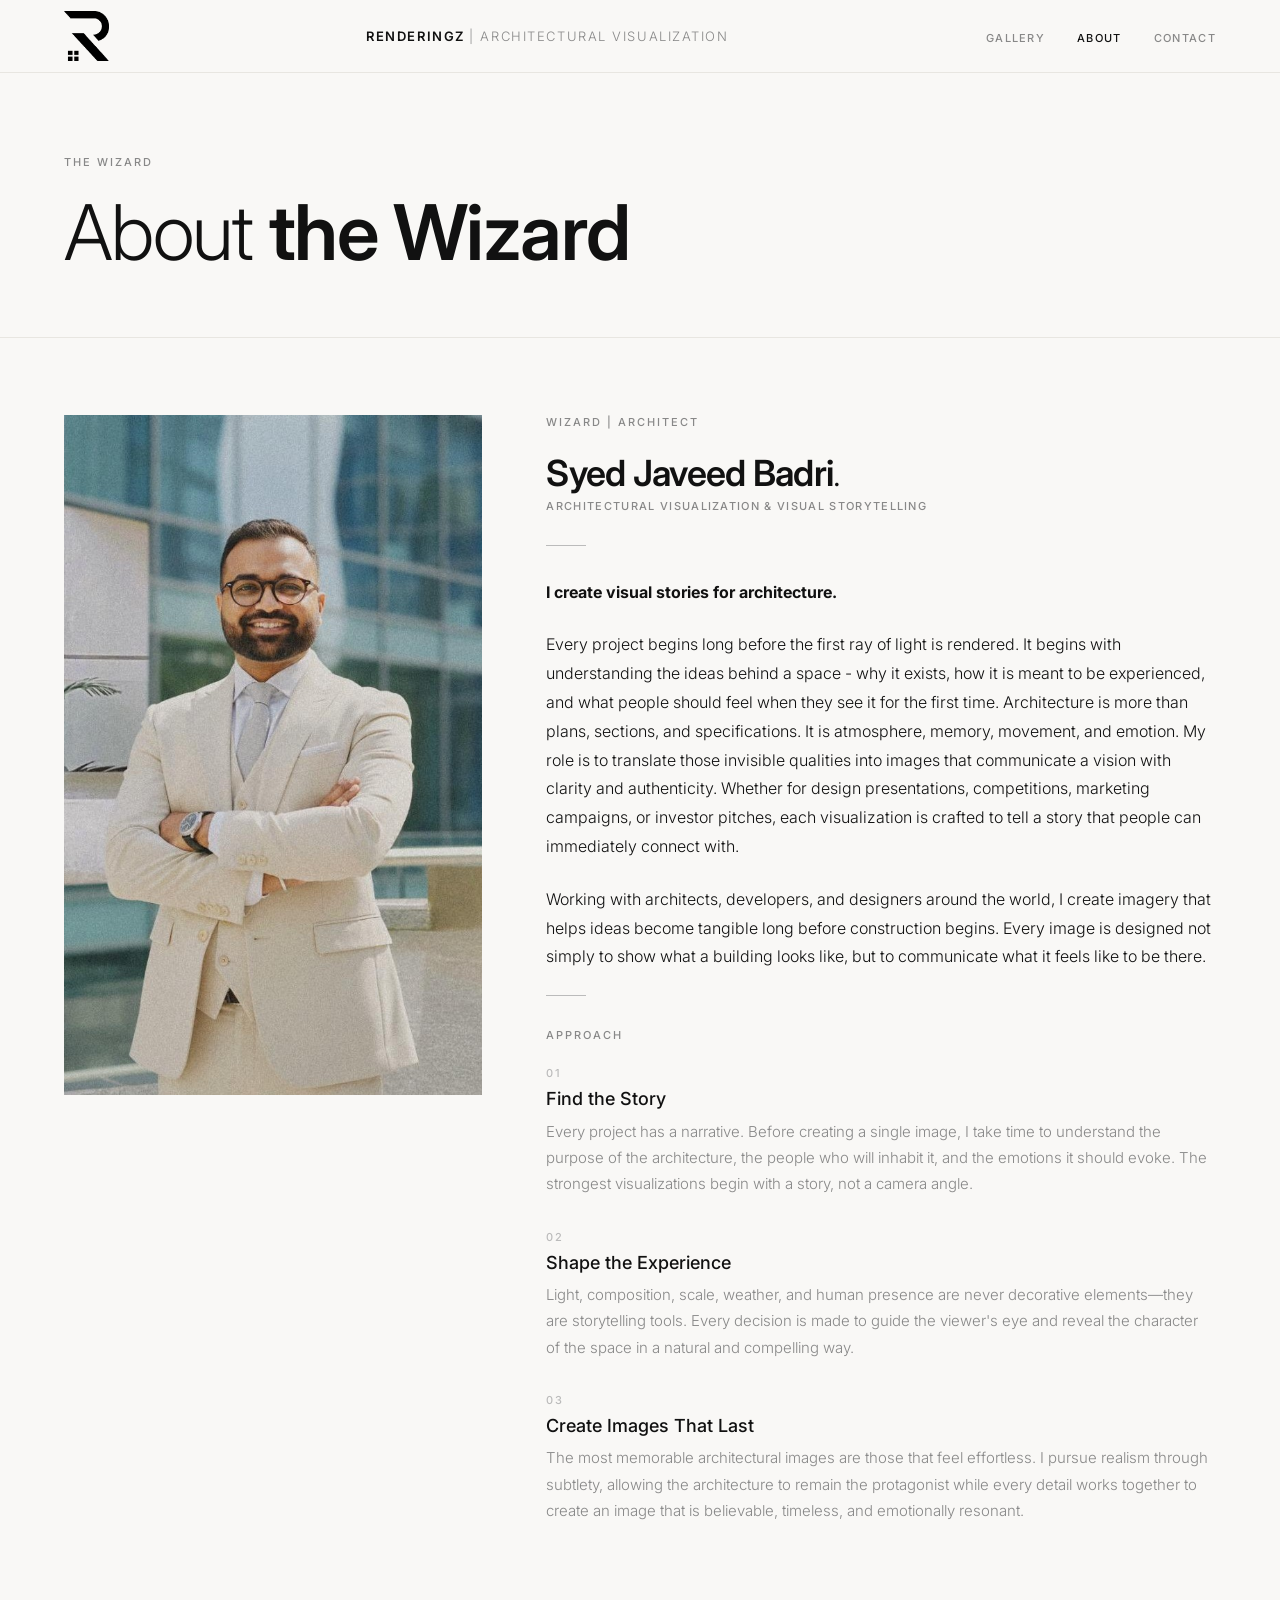
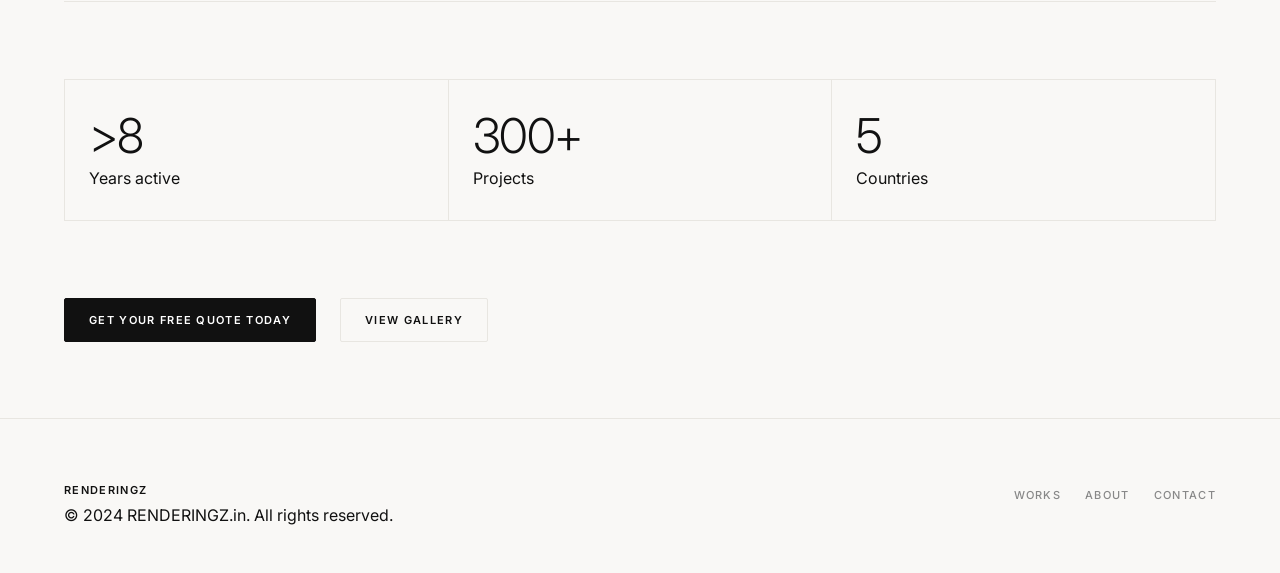
<file: about.html>
<!DOCTYPE html>
<html lang="en">
<head>
  <meta charset="UTF-8" />
  <meta name="viewport" content="width=device-width, initial-scale=1.0" />
  <title>About — Renderingz</title>
  <link rel="icon" href="images/favicon.ico.png" />
  <meta name="description" content="About the photographer — Renderingz." />

  <!--
Tooplate 2160 Exhibit Studio
https://www.tooplate.com/view/2160-exhibit-studio
Free HTML CSS Template
-->

  <link rel="preconnect" href="https://fonts.googleapis.com" />
  <link rel="preconnect" href="https://fonts.gstatic.com" crossorigin />
  <link href="https://fonts.googleapis.com/css2?family=Inter:wght@300;400;500;600&display=swap" rel="stylesheet" />
  <link rel="stylesheet" href="Renderingz-style.css" />
</head>
<body>

  <!-- ═══════════════════════════════════════════════════════════════
       NAVIGATION
       ═══════════════════════════════════════════════════════════════ -->
  <nav class="site-nav" role="navigation" aria-label="Main">

    

    <div class="nav__bar">

      <a href="index.html" class="logo">
        <img src="images/favicon-01.ico" alt="Company Logo">

      <!-- ↓ EDIT: Your studio / brand name -->
      <a href="index.html" class="nav__wordmark">RENDERINGZ <span>| Architectural visualization</span></a>

      <ul class="nav__links">
        <li><a href="index.html">Gallery</a></li>
        <li><a href="about.html" class="nav__link--active">About</a></li>
        <li><a href="contact.html">Contact</a></li>
      </ul>

      <button
        class="nav__hamburger"
        id="js-hamburger"
        aria-label="Open menu"
        aria-expanded="false"
        aria-controls="js-mobile-menu"
      >
        <span class="nav__hamburger-line"></span>
        <span class="nav__hamburger-line"></span>
        <span class="nav__hamburger-line"></span>
      </button>
    </div>

    <ul class="nav__mobile-menu" id="js-mobile-menu" aria-hidden="true">
      <li><a href="index.html">Gallery</a></li>
      <li><a href="about.html" class="nav__link--active">About</a></li>
      <li><a href="contact.html">Contact</a></li>
    </ul>

  </nav>


  <!-- ═══════════════════════════════════════════════════════════════
       HERO
       ═══════════════════════════════════════════════════════════════ -->
  <header class="page-hero">
    <p class="page-hero__tag">The Wizard</p>
    <!-- ↓ EDIT: Your name or studio tagline -->
    <h1 class="page-hero__title">About <strong>the Wizard</strong></h1>
  </header>


  <!-- ═══════════════════════════════════════════════════════════════
       ABOUT CONTENT
       ═══════════════════════════════════════════════════════════════ -->
  <main class="about-body">

    <!-- ── Portrait + Bio ──────────────────────────────────────── -->
    <div class="about-intro">

      <div class="about-portrait">
        <!-- ↓ EDIT: Replace with your portrait photo -->
        <img
          src="images/wizard profile picture.jpeg"
          width="600"
          height="800"
          alt="Portrait of the photographer"
          class="about-portrait__img"
          loading="eager"
        />
      </div>

      <div class="about-bio">
        <p class="about-bio__label">Wizard | Architect</p>

        <!-- ↓ EDIT: Your full name -->
        <h2 class="about-bio__name"><strong>Syed Javeed Badri</strong>.</h2>
        <!-- ↓ EDIT: Your title or specialty -->
        <p class="about-bio__title">Architectural Visualization & Visual Storytelling</p>

        <div class="about-bio__divider" aria-hidden="true"></div>

        <!-- ↓ EDIT: Your bio paragraphs (2–3 is ideal) -->
        <p class="about-bio__text">
          <strong>I create visual stories for architecture.</strong>
          
        </p>
        <p class="about-bio__text">
          Every project begins long before the first ray of light is rendered. It begins with understanding the ideas behind a space - why it exists, how it is meant to be experienced, and what people should feel when they see it for the first time. 
          Architecture is more than plans, sections, and specifications. It is atmosphere, memory, movement, and emotion. My role is to translate those invisible qualities into images that communicate a vision with clarity and authenticity. Whether for design presentations, competitions, marketing campaigns, or investor pitches, each visualization is crafted to tell a story that people can immediately connect with.
        </p>
        <p class="about-bio__text">
          Working with architects, developers, and designers around the world, I create imagery that helps ideas become tangible long before construction begins. Every image is designed not simply to show what a building looks like, but to communicate what it feels like to be there.
        </p>

        <!-- ── Approach ──────────────────────────────────────────── -->
        <div class="about-bio__divider" aria-hidden="true"></div>
        <p class="about-bio__label">Approach</p>

        <div class="about-approach__items">

          <!-- ↓ EDIT: Your working philosophy — 3 points is ideal -->
          <div class="about-approach__item">
            <div class="about-approach__item-number">01</div>
            <h3 class="about-approach__item-title">Find the Story</h3>
            <p class="about-approach__item-text">
              Every project has a narrative. Before creating a single image, I take time to understand the purpose of the architecture, the people who will inhabit it, and the emotions it should evoke. The strongest visualizations begin with a story, not a camera angle.
            </p>
          </div>

          <div class="about-approach__item">
            <div class="about-approach__item-number">02</div>
            <h3 class="about-approach__item-title">Shape the Experience</h3>
            <p class="about-approach__item-text">
              Light, composition, scale, weather, and human presence are never decorative elements—they are storytelling tools. Every decision is made to guide the viewer's eye and reveal the character of the space in a natural and compelling way.
            </p>
          </div>

          <div class="about-approach__item">
            <div class="about-approach__item-number">03</div>
            <h3 class="about-approach__item-title">Create Images That Last</h3>
            <p class="about-approach__item-text">
              The most memorable architectural images are those that feel effortless. I pursue realism through subtlety, allowing the architecture to remain the protagonist while every detail works together to create an image that is believable, timeless, and emotionally resonant.
            </p>
          </div>

        </div>

      </div>

    </div><!-- /about-intro -->


    <!-- ── Stats ────────────────────────────────────────────────── -->
    <div class="about-stats">

      <!-- ↓ EDIT: Update your career stats -->
      <div class="about-stat">
        <div class="about-stat__number">>8</div>
        <div class="about-stat__label">Years active</div>
      </div>

      <div class="about-stat">
        <div class="about-stat__number">300+</div>
        <div class="about-stat__label">Projects</div>
      </div>

      <div class="about-stat">
        <div class="about-stat__number">5</div>
        <div class="about-stat__label">Countries</div>
      </div>

    </div><!-- /about-stats -->


    <!-- ── CTA ──────────────────────────────────────────────────── -->
    <div class="about-cta">
      <!-- ↓ EDIT: Link to your gallery and contact page -->
      <a href="contact.html" class="btn btn--primary">Get your free quote today</a>
      <a href="index.html"   class="btn btn--ghost">View gallery</a>
    </div>

  </main>


  <!-- ═══════════════════════════════════════════════════════════════
       FOOTER
       ═══════════════════════════════════════════════════════════════ -->
  <footer class="site-footer">

    <div>
      <!-- ↓ EDIT: Replace with your name / studio -->
      <p class="footer__brand">RENDERINGZ</p>
      <p class="footer__copyright">&copy; 2024 RENDERINGZ.in. All rights reserved.</p>
      
       
      
    </div>

    <!-- ↓ EDIT: Update links to match your site pages -->
    <ul class="footer__nav">
      <li><a href="index.html">Works</a></li>
      <li><a href="about.html">About</a></li>
      <li><a href="contact.html">Contact</a></li>
    </ul>

  </footer>

  <!-- ═══════════════════════════════════════════════════════════════
       JAVASCRIPT — Hamburger menu only
       ═══════════════════════════════════════════════════════════════ -->
  <script src="tooplate-exhibit-script.js"></script>

</body>
</html>
</file>
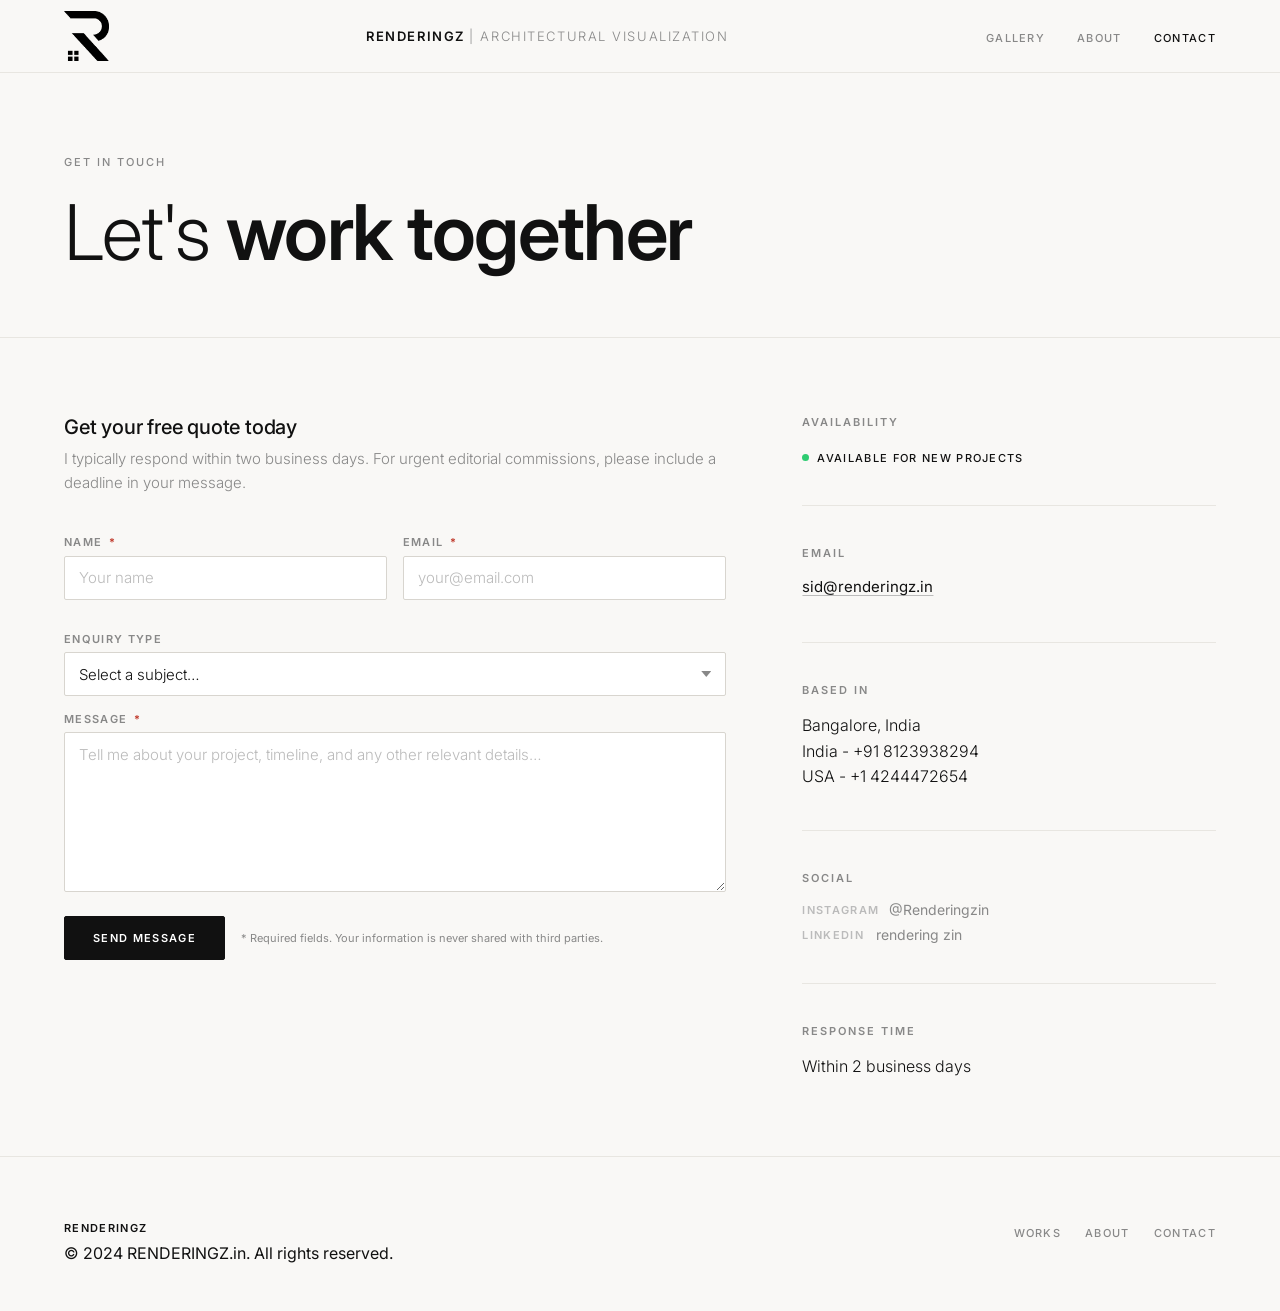
<file: contact.html>
<!DOCTYPE html>
<html lang="en">
<head>
  <meta charset="UTF-8" />
  <meta name="viewport" content="width=device-width, initial-scale=1.0" />
  <title>Contact — Renderingz</title>
  <meta name="description" content="Get in touch with Renderingz." />
  <link rel="icon" href="images/favicon.ico.png" />

  <!--
Tooplate 2160 Exhibit Studio
https://www.tooplate.com/view/2160-exhibit-studio
Free HTML CSS Template
-->

  <link rel="preconnect" href="https://fonts.googleapis.com" />
  <link rel="preconnect" href="https://fonts.gstatic.com" crossorigin />
  <link href="https://fonts.googleapis.com/css2?family=Inter:wght@300;400;500;600&display=swap" rel="stylesheet" />
  <link rel="stylesheet" href="Renderingz-style.css" />
</head>
<body>

  <!-- ═══════════════════════════════════════════════════════════════
       NAVIGATION
       ═══════════════════════════════════════════════════════════════ -->
  <nav class="site-nav" role="navigation" aria-label="Main">

    <div class="nav__bar">

      <a href="index.html" class="logo">
        <img src="images/favicon-01.ico" alt="Company Logo">
        
      <!-- ↓ EDIT: Your studio / brand name -->
      <a href="index.html" class="nav__wordmark">RENDERINGZ <span>| Architectural visualization</span></a>

      <ul class="nav__links">
        <li><a href="index.html">Gallery</a></li>
        <li><a href="about.html">About</a></li>
        <li><a href="contact.html" class="nav__link--active">Contact</a></li>
      </ul>

      <button
        class="nav__hamburger"
        id="js-hamburger"
        aria-label="Open menu"
        aria-expanded="false"
        aria-controls="js-mobile-menu"
      >
        <span class="nav__hamburger-line"></span>
        <span class="nav__hamburger-line"></span>
        <span class="nav__hamburger-line"></span>
      </button>
    </div>

    <ul class="nav__mobile-menu" id="js-mobile-menu" aria-hidden="true">
      <li><a href="index.html">Gallery</a></li>
      <li><a href="about.html">About</a></li>
      <li><a href="contact.html" class="nav__link--active">Contact</a></li>
    </ul>

  </nav>


  <!-- ═══════════════════════════════════════════════════════════════
       HERO
       ═══════════════════════════════════════════════════════════════ -->
  <header class="page-hero">
    <p class="page-hero__tag">Get in touch</p>
    <!-- ↓ EDIT: Your contact page headline -->
    <h1 class="page-hero__title">Let's <strong>work together</strong></h1>
  </header>


  <!-- ═══════════════════════════════════════════════════════════════
       CONTACT CONTENT
       ═══════════════════════════════════════════════════════════════ -->
  <main class="contact-body">

    <div class="contact-grid">

      <!-- ── Contact Form ──────────────────────────────────────── -->
      <div class="contact-form-wrap">

        <h2 class="contact-form__heading">Get your free quote today</h2>
        <!-- ↓ EDIT: Adjust the subheading to match your response time -->
        <p class="contact-form__subheading">
          I typically respond within two business days. For urgent editorial
          commissions, please include a deadline in your message.
        </p>

        <!-- ↓ EDIT: To connect this form to a backend, replace the
             action="#" with your form endpoint (Formspree, Netlify Forms, etc.)
             The JS below handles client-side validation and a simulated submit. -->
        <form id="js-contact-form" novalidate>

          <div class="form-row">
            <!-- Name -->
            <div class="form-field">
              <label class="form-label" for="field-name">
                Name <span class="required" aria-hidden="true">*</span>
              </label>
              <input
                type="text"
                id="field-name"
                name="name"
                class="form-input"
                placeholder="Your name"
                autocomplete="name"
                required
              />
              <span class="field-error" id="err-name">Please enter your name.</span>
            </div>

            <!-- Email -->
            <div class="form-field">
              <label class="form-label" for="field-email">
                Email <span class="required" aria-hidden="true">*</span>
              </label>
              <input
                type="email"
                id="field-email"
                name="email"
                class="form-input"
                placeholder="your@email.com"
                autocomplete="email"
                required
              />
              <span class="field-error" id="err-email">Please enter a valid email address.</span>
            </div>
          </div>

          <!-- Subject / enquiry type -->
          <div class="form-field">
            <label class="form-label" for="field-subject">Enquiry type</label>
            <div class="form-select-wrap">
              <select id="field-subject" name="subject" class="form-select">
                <!-- ↓ EDIT: Update options to match your services -->
                <option value="">Select a subject…</option>
                <option value="editorial">Residential project</option>
                <option value="commercial">Commercial project</option>
                <option value="fineart">2D drafting</option>
                <option value="workshop">3D plans</option>
                <option value="other">Other</option>
              </select>
            </div>
          </div>

          <!-- Message -->
          <div class="form-field">
            <label class="form-label" for="field-message">
              Message <span class="required" aria-hidden="true">*</span>
            </label>
            <textarea
              id="field-message"
              name="message"
              class="form-textarea"
              placeholder="Tell me about your project, timeline, and any other relevant details…"
              required
            ></textarea>
            <span class="field-error" id="err-message">Please write a message.</span>
          </div>

          <!-- Submit -->
          <div class="form-submit">
            <button type="submit" class="btn-submit" id="js-submit-btn">
              Send message
            </button>
            <p class="form-note">
              * Required fields. Your information is never shared with third parties.
            </p>
          </div>

          <!-- Feedback messages -->
          <div class="form-message is-success" id="js-success" role="alert">
            ✓ &nbsp;Your message has been sent. I'll be in touch shortly.
          </div>
          <div class="form-message is-error" id="js-error" role="alert">
            Something went wrong. Please email me directly at the address below.
          </div>

        </form>

      </div><!-- /contact-form-wrap -->


      <!-- ── Sidebar info ──────────────────────────────────────── -->
      <aside class="contact-info" aria-label="Contact information">

        <!-- Availability -->
        <div class="contact-info__section">
          <p class="contact-info__label">Availability</p>
          <!-- ↓ EDIT: Toggle the dot to red (#e74c3c) and change text when unavailable -->
          <div class="availability">
            <span class="availability__dot"></span>
            Available for new projects
          </div>
        </div>

        <!-- Direct email -->
        <div class="contact-info__section">
          <p class="contact-info__label">Email</p>
          <!-- ↓ EDIT: Replace with your email address -->
          <a href="mailto:sid@renderingz.in" class="contact-info__link">
            sid@renderingz.in
          </a>
        </div>

        <!-- Based in -->
        <div class="contact-info__section">
          <p class="contact-info__label">Based in</p>
          <!-- ↓ EDIT: Your location(s) -->
          <p class="contact-info__value">
            Bangalore, India<br>
          
          </p>
          <p class="contact-info__value">
            India - +91 8123938294<br>
            USA   - +1 4244472654<br>
          
          </p>
        </div>

        <!-- Social links -->
        <div class="contact-info__section">
          <p class="contact-info__label">Social</p>
          <div class="social-links">

            <!-- ↓ EDIT: Replace href values with your actual social URLs -->
            <a href="https://www.instagram.com/renderingzin/" target="_blank" rel="noopener" class="social-link">
              <span class="social-link__platform">Instagram</span>
              @Renderingzin
            </a>

            <a href="https://www.linkedin.com/in/rendering-zin-5a9550422/" target="_blank" rel="noopener" class="social-link">
              <span class="social-link__platform">LinkedIn</span>
              rendering zin
            </a>

          </div>
        </div>

        <!-- Response time -->
        <div class="contact-info__section">
          <p class="contact-info__label">Response time</p>
          <p class="contact-info__value">Within 2 business days</p>
        </div>

      </aside><!-- /contact-info -->

    </div><!-- /contact-grid -->

  </main>


  <!-- ═══════════════════════════════════════════════════════════════
       FOOTER
       ═══════════════════════════════════════════════════════════════ -->
  <footer class="site-footer">

    <div>
      <!-- ↓ EDIT: Replace with your name / studio -->
      <p class="footer__brand">RENDERINGZ</p>
      <p class="footer__copyright">&copy; 2024 RENDERINGZ.in. All rights reserved.</p>
      
       
      
    </div>

    <!-- ↓ EDIT: Update links to match your site pages -->
    <ul class="footer__nav">
      <li><a href="index.html">Works</a></li>
      <li><a href="about.html">About</a></li>
      <li><a href="contact.html">Contact</a></li>
    </ul>

  </footer>


  <!-- ═══════════════════════════════════════════════════════════════
       JAVASCRIPT — Hamburger + Form validation
       ═══════════════════════════════════════════════════════════════ -->
  <script src="tooplate-exhibit-script.js"></script>

</body>
</html>
</file>
<file: Renderingz-style.css>
/*
Tooplate 2160 Exhibit Studio
https://www.tooplate.com/view/2160-exhibit-studio
Free HTML CSS Template
*/

/* ═══════════════════════════════════════════════════════════════
       DESIGN TOKENS — Edit these to restyle the entire template
       ═══════════════════════════════════════════════════════════════ */
    :root {

      /* ── Palette ─────────────────────────────────────────────── */
      --color-page-background:    #f9f8f6;   /* Off-white canvas                */
      --color-surface:            #ffffff;   /* Card / panel backgrounds        */
      --color-text-primary:       #111111;   /* Headlines, nav links            */
      --color-text-secondary:     #888888;   /* Sub-labels, meta info           */
      --color-text-tertiary:      #bbbbbb;   /* Dividers, faint labels          */
      --color-accent:             #111111;   /* Hover underlines, active states */
      --color-border-subtle:      #e8e6e1;   /* Hairline borders                */

      /* ── Caption Overlay ─────────────────────────────────────── */
      --color-caption-background: rgba(0, 0, 0, 0.72);  /* Semi-transparent bar */
      --color-caption-text:       #ffffff;
      --color-caption-meta:       rgba(255, 255, 255, 0.60);

      /* ── Lightbox (Lightroom Mode) ───────────────────────────── */
      --color-lightbox-backdrop:  rgba(8, 8, 8, 0.97);
      --color-lightbox-ui:        rgba(255, 255, 255, 0.85);
      --color-lightbox-ui-hover:  #ffffff;
      --color-lightbox-meta:      rgba(255, 255, 255, 0.50);

      /* ── Typography ──────────────────────────────────────────── */
      --font-family:              'Inter', -apple-system, BlinkMacSystemFont, sans-serif;
      --font-size-wordmark:       0.8125rem;  /* NAV logo text             */
      --font-size-label:          0.6875rem;  /* Tags, meta, small labels  */
      --font-size-caption-title:  0.8125rem;  /* Overlay photo title       */
      --font-size-caption-meta:   0.6875rem;  /* Overlay photographer meta */
      --font-size-hero-title:     clamp(2.25rem, 6vw, 5rem);
      --font-size-hero-sub:       clamp(0.75rem, 1.5vw, 0.875rem);
      --font-size-footer:         0.6875rem;
      --letter-spacing-wide:      0.12em;
      --letter-spacing-wider:     0.18em;

      /* ── Page Spacing ────────────────────────────────────────── */
      --space-page-x:             clamp(1.5rem, 5vw, 6rem);  /* Left/right margin  */
      --space-page-top:           2rem;
      --space-nav-height:         4.5rem;
      --space-hero-top:           clamp(3rem, 6vw, 6rem);
      --space-hero-bottom:        clamp(2.5rem, 5vw, 5rem);
      --space-section-gap:        clamp(1rem, 2vw, 1.5rem);
      --space-footer-top:         clamp(3rem, 5vw, 5rem);

      /* ── Masonry Grid ────────────────────────────────────────── */
      --grid-column-gap:          clamp(0.625rem, 1.25vw, 1.125rem); /* Gap between columns */
      --grid-item-margin-bottom:  clamp(0.625rem, 1.25vw, 1.125rem); /* Gap between rows    */
      --grid-columns-wide:        4;   /* ≥1400px */
      --grid-columns-desktop:     3;   /* ≥900px  */
      --grid-columns-tablet:      2;   /* ≥560px  */
      --grid-columns-mobile:      1;   /* <560px  */
      --grid-border-radius:       2px;

      /* ── Transitions ─────────────────────────────────────────── */
      --transition-caption:       transform 0.38s cubic-bezier(0.4, 0, 0.2, 1),
                                  opacity  0.38s cubic-bezier(0.4, 0, 0.2, 1);
      --transition-image-scale:   transform 0.55s cubic-bezier(0.25, 0.46, 0.45, 0.94);
      --transition-lightbox:      opacity 0.28s ease;
      --transition-lightbox-img:  opacity 0.22s ease, transform 0.28s cubic-bezier(0.4, 0, 0.2, 1);

      /* ── Contact Form Colors ──────────────────────────────────── */
      --color-input-bg:           #ffffff;
      --color-input-border:       #d8d5cf;
      --color-input-focus:        #111111;
      --color-success-bg:         #f0faf4;
      --color-success-text:       #1a7a45;
      --color-success-border:     #b6e8cb;
      --color-error-text:         #c0392b;

    }

    /* ═══════════════════════════════════════════════════════════════
       RESET & BASE
       ═══════════════════════════════════════════════════════════════ */
    *, *::before, *::after { box-sizing: border-box; margin: 0; padding: 0; }

    html {
      font-family:          var(--font-family);
      font-size:            16px;
      background-color:     var(--color-page-background);
      color:                var(--color-text-primary);
      -webkit-font-smoothing: antialiased;
      text-rendering:       optimizeLegibility;
      scroll-behavior:      smooth;
    }

    body { min-height: 100vh; }

    img { display: block; width: 100%; height: auto; }

    a { color: inherit; text-decoration: none; }

    /* ═══════════════════════════════════════════════════════════════
       NAVIGATION
       ═══════════════════════════════════════════════════════════════ */
    .site-nav {
      position:         sticky;
      top:              0;
      z-index:          200;
      background-color: var(--color-page-background);
      border-bottom:    1px solid var(--color-border-subtle);
    }

    .navbar {
    display: flex;
    justify-content: space-between;
    align-items: center;
    padding: 20px 50px;
}

.logo img {
    height: 50px;      /* Adjust to your preference */
    width: auto;
    display: block;
}

.nav-links {
    display: flex;
    gap: 50px;
    list-style: none;
}

    /* ── Top bar (wordmark + hamburger / desktop links) ────────── */
    .nav__bar {
      display:          flex;
      align-items:      center;
      justify-content:  space-between;
      height:           var(--space-nav-height);
      padding:          0 var(--space-page-x);
    }

    .nav__wordmark {
      font-size:      var(--font-size-wordmark);
      font-weight:    600;
      letter-spacing: var(--letter-spacing-wide);
      text-transform: uppercase;
      color:          var(--color-text-primary);
    }

    .nav__wordmark span {
      font-weight:    300;
      color:          var(--color-text-secondary);
    }

    /* ── Desktop links (hidden on mobile) ───────────────────────── */
    .nav__links {
      display:        flex;
      align-items:    center;
      gap:            2rem;
      list-style:     none;
    }

    .nav__links a {
      font-size:      var(--font-size-label);
      font-weight:    500;
      letter-spacing: var(--letter-spacing-wide);
      text-transform: uppercase;
      color:          var(--color-text-secondary);
      transition:     color 0.2s ease;
    }

    .nav__links a:hover { color: var(--color-text-primary); }

    .nav__links .nav__link--active { color: var(--color-text-primary); }

    /* ── Hamburger button (hidden on desktop) ───────────────────── */
    .nav__hamburger {
      display:          none;
      flex-direction:   column;
      justify-content:  center;
      align-items:      center;
      gap:              5px;
      width:            2.5rem;
      height:           2.5rem;
      background:       transparent;
      border:           none;
      cursor:           pointer;
      padding:          0.25rem;
      border-radius:    4px;
      -webkit-tap-highlight-color: transparent;
    }

    .nav__hamburger-line {
      display:          block;
      width:            22px;
      height:           1.5px;
      background:       var(--color-text-primary);
      border-radius:    2px;
      transition:       transform 0.3s ease, opacity 0.3s ease, width 0.3s ease;
      transform-origin: center;
    }

    /* Animate to X when open */
    .nav__hamburger[aria-expanded="true"] .nav__hamburger-line:nth-child(1) {
      transform: translateY(6.5px) rotate(45deg);
    }
    .nav__hamburger[aria-expanded="true"] .nav__hamburger-line:nth-child(2) {
      opacity:  0;
      width:    0;
    }
    .nav__hamburger[aria-expanded="true"] .nav__hamburger-line:nth-child(3) {
      transform: translateY(-6.5px) rotate(-45deg);
    }

    /* ── Mobile drawer ──────────────────────────────────────────── */
    .nav__mobile-menu {
      display:          none;           /* JS toggles .is-open */
      flex-direction:   column;
      padding:          0 var(--space-page-x) 1.5rem;
      border-top:       1px solid var(--color-border-subtle);
      background-color: var(--color-page-background);

      /* Slide-down animation */
      overflow:         hidden;
      max-height:       0;
      opacity:          0;
      transition:       max-height 0.35s cubic-bezier(0.4, 0, 0.2, 1),
                        opacity    0.25s ease,
                        padding    0.35s ease;
    }

    .nav__mobile-menu.is-open {
      max-height:       20rem;
      opacity:          1;
      padding-top:      1.25rem;
    }

    .nav__mobile-menu li {
      list-style: none;
      border-bottom: 1px solid var(--color-border-subtle);
    }

    .nav__mobile-menu li:last-child { border-bottom: none; }

    .nav__mobile-menu a {
      display:          block;
      padding:          0.9rem 0;
      font-size:        0.8125rem;
      font-weight:      500;
      letter-spacing:   var(--letter-spacing-wide);
      text-transform:   uppercase;
      color:            var(--color-text-secondary);
      transition:       color 0.2s ease;
    }

    .nav__mobile-menu a:hover,
    .nav__mobile-menu .nav__link--active { color: var(--color-text-primary); }

    /* ── Responsive switch ──────────────────────────────────────── */
    @media (max-width: 680px) {
      .nav__links     { display: none; }
      .nav__hamburger { display: flex; }
      .nav__mobile-menu { display: flex; }
    }

    /* ═══════════════════════════════════════════════════════════════
       HERO HEADER
       ═══════════════════════════════════════════════════════════════ */
    .site-hero {
      padding:         var(--space-hero-top) var(--space-page-x) var(--space-hero-bottom);
      border-bottom:   1px solid var(--color-border-subtle);
    }

    .hero__tag {
      display:         inline-block;
      font-size:       var(--font-size-label);
      font-weight:     500;
      letter-spacing:  var(--letter-spacing-wider);
      text-transform:  uppercase;
      color:           var(--color-text-secondary);
      margin-bottom:   1.5rem;
    }

    .hero__title {
      font-size:       var(--font-size-hero-title);
      font-weight:     300;
      line-height:     1.05;
      letter-spacing:  -0.02em;
      max-width:       14ch;
      margin-bottom:   1.75rem;
    }

    .hero__title strong { font-weight: 600; }

    .hero__meta {
      display:         flex;
      align-items:     center;
      gap:             1.5rem;
    }

    .hero__count {
      font-size:       var(--font-size-hero-sub);
      font-weight:     400;
      letter-spacing:  var(--letter-spacing-wide);
      color:           var(--color-text-secondary);
    }

    .hero__rule {
      flex:            1;
      max-width:       4rem;
      height:          1px;
      background:      var(--color-text-tertiary);
    }

    .hero__desc {
      font-size:       var(--font-size-hero-sub);
      color:           var(--color-text-secondary);
      max-width:       48ch;
      line-height:     1.6;
    }

    /* ═══════════════════════════════════════════════════════════════
       FILTER BAR  (optional — remove this section if not needed)
       ═══════════════════════════════════════════════════════════════ */

    /* ═══════════════════════════════════════════════════════════════
       FILTER BAR  (optional — remove this section if not needed)
       ═══════════════════════════════════════════════════════════════ */
    .gallery-filter-wrap {
      border-bottom: 1px solid var(--color-border-subtle);
    }

    .gallery-filter {
      display:         flex;
      align-items:     center;
      flex-wrap:       wrap;       /* All buttons visible — no hidden scroll */
      gap:             0.375rem;
      padding:         0.75rem var(--space-page-x);
    }

    .filter__btn {
      /* 44px minimum tap target height for touch usability */
      min-height:      2.75rem;
      padding:         0 1rem;
      font-family:     var(--font-family);
      font-size:       var(--font-size-label);
      font-weight:     500;
      letter-spacing:  var(--letter-spacing-wide);
      text-transform:  uppercase;
      color:           var(--color-text-secondary);
      background:      transparent;
      border:          1px solid transparent;
      border-radius:   999px;
      cursor:          pointer;
      transition:      all 0.2s ease;
      -webkit-tap-highlight-color: transparent;
      white-space:     nowrap;     /* Each label stays on one line */
    }

    .filter__btn:hover {
      color:           var(--color-text-primary);
      border-color:    var(--color-border-subtle);
    }

    .filter__btn.is-active {
      color:           var(--color-surface);
      background:      var(--color-text-primary);
      border-color:    var(--color-text-primary);
    }

    /* On touch devices: always show caption (no hover state exists) */
    @media (hover: none) {
      .gallery__caption {
        transform:   translateY(0);
        opacity:     1;
      }
    }

    /* ═══════════════════════════════════════════════════════════════
       MASONRY GALLERY  ← THE GRID
       CSS Columns masonry — no JavaScript required for the layout.
       ═══════════════════════════════════════════════════════════════ */
    .gallery {
      padding:         var(--space-section-gap) var(--space-page-x);

      /* CSS Columns masonry */
      column-count:    var(--grid-columns-desktop);
      column-gap:      var(--grid-column-gap);
    }

    /* ── Responsive column counts ─────────────────────────────── */
    @media (min-width: 1400px) {
      .gallery { column-count: var(--grid-columns-wide); }
    }

    @media (max-width: 900px) {
      .gallery { column-count: var(--grid-columns-tablet); }
    }

    @media (max-width: 560px) {
      .gallery { column-count: var(--grid-columns-mobile); }
    }

    /* ── Gallery Item ─────────────────────────────────────────── */
    .gallery__item {
      position:        relative;
      display:         block;          /* Prevents column-break artifacts */
      break-inside:    avoid;          /* Prevents images from splitting   */
      margin-bottom:   var(--grid-item-margin-bottom);
      border-radius:   var(--grid-border-radius);
      overflow:        hidden;
      cursor:          pointer;
      background:      var(--color-border-subtle);  /* Placeholder while image loads */
    }

    /* ── Image zoom on hover ──────────────────────────────────── */
    .gallery__image {
      width:           100%;
      height:          auto;
      display:         block;
      transition:      var(--transition-image-scale);
      will-change:     transform;
    }

    .gallery__item:hover .gallery__image {
      transform:       scale(1.035);
    }

    /* ── Caption Overlay ──────────────────────────────────────── */
    .gallery__caption {
      position:        absolute;
      bottom:          0;
      left:            0;
      right:           0;
      padding:         var(--space-section-gap) 1rem 0.875rem;

      /* Gradient for legibility even without the bar background */
      background:      linear-gradient(
                         to top,
                         var(--color-caption-background) 0%,
                         rgba(0,0,0,0) 100%
                       );

      /* ── Hidden by default; slides up on hover ── */
      transform:       translateY(100%);
      opacity:         0;
      transition:      var(--transition-caption);
    }

    .gallery__item:hover .gallery__caption {
      transform:       translateY(0);
      opacity:         1;
    }

    .gallery__caption-title {
      display:         block;
      font-size:       var(--font-size-caption-title);
      font-weight:     500;
      color:           var(--color-caption-text);
      margin-bottom:   0.25rem;
      white-space:     nowrap;
      overflow:        hidden;
      text-overflow:   ellipsis;
    }

    .gallery__caption-meta {
      display:         block;
      font-size:       var(--font-size-caption-meta);
      font-weight:     400;
      letter-spacing:  var(--letter-spacing-wide);
      color:           var(--color-caption-meta);
      text-transform:  uppercase;
    }

    /* ── Lightbox indicator icon ──────────────────────────────── */
    .gallery__expand-icon {
      position:        absolute;
      top:             0.75rem;
      right:           0.75rem;
      width:           1.75rem;
      height:          1.75rem;
      display:         flex;
      align-items:     center;
      justify-content: center;
      background:      rgba(0, 0, 0, 0.45);
      border-radius:   50%;
      opacity:         0;
      transition:      opacity 0.25s ease;
    }

    .gallery__expand-icon svg {
      width:  12px;
      height: 12px;
      stroke: #fff;
      fill:   none;
    }

    .gallery__item:hover .gallery__expand-icon { opacity: 1; }

    /* ═══════════════════════════════════════════════════════════════
       LIGHTBOX  —  "Lightroom Mode"
       Opened via JS when any gallery image is clicked.
       ═══════════════════════════════════════════════════════════════ */
    .lightbox {
      position:        fixed;
      inset:           0;
      z-index:         1000;
      display:         flex;
      flex-direction:  column;
      background:      var(--color-lightbox-backdrop);

      /* Hidden state */
      opacity:         0;
      pointer-events:  none;
      transition:      var(--transition-lightbox);
    }

    .lightbox.is-open {
      opacity:         1;
      pointer-events:  all;
    }

    /* ── Lightbox top bar ─────────────────────────────────────── */
    .lightbox__bar {
      display:         flex;
      align-items:     center;
      justify-content: space-between;
      padding:         1rem 1.5rem;
      flex-shrink:     0;
    }

    .lightbox__counter {
      font-size:       var(--font-size-label);
      font-weight:     400;
      letter-spacing:  var(--letter-spacing-wide);
      color:           var(--color-lightbox-meta);
    }

    .lightbox__close {
      width:           2.25rem;
      height:          2.25rem;
      display:         flex;
      align-items:     center;
      justify-content: center;
      background:      transparent;
      border:          none;
      border-radius:   50%;
      color:           var(--color-lightbox-ui);
      cursor:          pointer;
      transition:      background 0.2s ease, color 0.2s ease;
    }

    .lightbox__close:hover {
      background:      rgba(255,255,255,0.1);
      color:           var(--color-lightbox-ui-hover);
    }

    .lightbox__close svg {
      width:  18px;
      height: 18px;
      stroke: currentColor;
      fill:   none;
      stroke-width: 1.5;
    }

    /* ── Lightbox stage (image area) ──────────────────────────── */
    .lightbox__stage {
      flex:            1;
      display:         flex;
      align-items:     center;
      justify-content: center;
      position:        relative;
      padding:         0 5rem;
      overflow:        hidden;
    }

    @media (max-width: 560px) {
      .lightbox__stage { padding: 0 3rem; }
    }

    .lightbox__image {
      max-width:       100%;
      max-height:      100%;
      object-fit:      contain;
      border-radius:   1px;
      box-shadow:      0 30px 80px rgba(0,0,0,0.6);

      /* Transition when swapping images */
      opacity:         1;
      transform:       scale(1);
      transition:      var(--transition-lightbox-img);
    }

    .lightbox__image.is-loading {
      opacity:         0;
      transform:       scale(0.97);
    }

    /* ── Lightbox navigation arrows ───────────────────────────── */
    .lightbox__nav {
      position:        absolute;
      top:             50%;
      transform:       translateY(-50%);
      width:           3rem;
      height:          3rem;
      display:         flex;
      align-items:     center;
      justify-content: center;
      background:      rgba(255,255,255,0.08);
      border:          1px solid rgba(255,255,255,0.12);
      border-radius:   50%;
      color:           var(--color-lightbox-ui);
      cursor:          pointer;
      transition:      background 0.2s ease, color 0.2s ease;
    }

    .lightbox__nav:hover {
      background:      rgba(255,255,255,0.18);
      color:           var(--color-lightbox-ui-hover);
    }

    .lightbox__nav svg {
      width:  16px;
      height: 16px;
      stroke: currentColor;
      fill:   none;
      stroke-width: 1.75;
    }

    .lightbox__nav--prev { left:  1.25rem; }
    .lightbox__nav--next { right: 1.25rem; }

    /* ── Lightbox caption / bottom bar ───────────────────────── */
    .lightbox__caption {
      padding:         1.25rem 1.5rem 1.75rem;
      flex-shrink:     0;
      text-align:      center;
    }

    .lightbox__caption-title {
      font-size:       0.9375rem;
      font-weight:     500;
      color:           var(--color-lightbox-ui);
      margin-bottom:   0.3rem;
    }

    .lightbox__caption-meta {
      font-size:       var(--font-size-label);
      font-weight:     400;
      letter-spacing:  var(--letter-spacing-wide);
      text-transform:  uppercase;
      color:           var(--color-lightbox-meta);
    }

    /* ═══════════════════════════════════════════════════════════════
       FOOTER
       ═══════════════════════════════════════════════════════════════ */
    .site-footer {
      padding:         var(--space-footer-top) var(--space-page-x) 3rem;
      border-top:      1px solid var(--color-border-subtle);
      display:         flex;
      align-items:     flex-start;
      justify-content: space-between;
      gap:             2rem;
      flex-wrap:       wrap;
    }

    .footer__brand {
      font-size:       var(--font-size-footer);
      font-weight:     600;
      letter-spacing:  var(--letter-spacing-wide);
      text-transform:  uppercase;
      color:           var(--color-text-primary);
      margin-bottom:   0.5rem;
    }

    .footer__credit {
      font-size:       var(--font-size-footer);
      color:           var(--color-text-secondary);
      line-height:     1.7;
    }

    .footer__credit a {
      color:           var(--color-text-primary);
      text-decoration: underline;
      text-underline-offset: 2px;
    }

    .footer__nav {
      display:         flex;
      gap:             1.5rem;
      list-style:      none;
    }

    .footer__nav a {
      font-size:       var(--font-size-footer);
      font-weight:     500;
      letter-spacing:  var(--letter-spacing-wide);
      text-transform:  uppercase;
      color:           var(--color-text-secondary);
      transition:      color 0.2s ease;
    }

    .footer__nav a:hover { color: var(--color-text-primary); }

    /* ═══════════════════════════════════════════════════════════════
       UTILITIES
       ═══════════════════════════════════════════════════════════════ */
    .visually-hidden {
      position:   absolute;
      width:      1px;
      height:     1px;
      overflow:   hidden;
      clip:       rect(0,0,0,0);
      white-space: nowrap;
    }

/* ═══════════════════════════════════════════════════════════════
       PAGE HERO
       ═══════════════════════════════════════════════════════════════ */
    .page-hero {
      padding:       var(--space-hero-top) var(--space-page-x) var(--space-hero-bottom);
      border-bottom: 1px solid var(--color-border-subtle);
    }

    .page-hero__tag {
      display:        inline-block;
      font-size:      var(--font-size-label);
      font-weight:    500;
      letter-spacing: var(--letter-spacing-wider);
      text-transform: uppercase;
      color:          var(--color-text-secondary);
      margin-bottom:  1.5rem;
    }

    .page-hero__title {
      font-size:      var(--font-size-hero-title);
      font-weight:    300;
      line-height:    1.05;
      letter-spacing: -0.02em;
      max-width:      14ch;
    }

    .page-hero__title strong { font-weight: 600; }

    /* ═══════════════════════════════════════════════════════════════
       ABOUT LAYOUT
       ═══════════════════════════════════════════════════════════════ */
    .about-body {
      padding: clamp(3rem, 6vw, 6rem) var(--space-page-x);
    }

    /* ── Two-column: Residential + bio ─────────────────────────────── */
    .about-intro {
      display:               grid;
      grid-template-columns: 1fr 1.6fr;
      gap:                   clamp(2rem, 5vw, 5rem);
      align-items:           start;
      margin-bottom:         clamp(3rem, 6vw, 6rem);
      padding-bottom:        clamp(3rem, 6vw, 6rem);
      border-bottom:         1px solid var(--color-border-subtle);
    }

    @media (max-width: 720px) {
      .about-intro {
        grid-template-columns: 1fr;
      }
    }

    /* ── Residential image ─────────────────────────────────────────── */
    .about-Residential {
      position:      relative;
    }

    .about-Residential__img {
      width:         100%;
      aspect-ratio:  3 / 4;
      object-fit:    cover;
      border-radius: 2px;
      display:       block;
    }

    /* ── Bio text ───────────────────────────────────────────────── */
    .about-bio__label {
      font-size:      var(--font-size-label);
      font-weight:    500;
      letter-spacing: var(--letter-spacing-wider);
      text-transform: uppercase;
      color:          var(--color-text-secondary);
      margin-bottom:  1.5rem;
    }

    .about-bio__name {
      font-size:      clamp(1.5rem, 3vw, 2.25rem);
      font-weight:    300;
      letter-spacing: -0.02em;
      line-height:    1.15;
      margin-bottom:  0.25rem;
    }

    .about-bio__name strong { font-weight: 600; }

    .about-bio__title {
      font-size:      var(--font-size-label);
      font-weight:    500;
      letter-spacing: var(--letter-spacing-wide);
      text-transform: uppercase;
      color:          var(--color-text-secondary);
      margin-bottom:  2rem;
    }

    .about-bio__divider {
      width:          2.5rem;
      height:         1px;
      background:     var(--color-text-tertiary);
      margin-bottom:  2rem;
    }

    .about-bio__text {
      font-size:      1rem;
      font-weight:    300;
      line-height:    1.8;
      color:          var(--color-text-primary);
      margin-bottom:  1.5rem;
    }

    .about-bio__text:last-of-type { margin-bottom: 0; }

    /* ── Stats row ──────────────────────────────────────────────── */
    .about-stats {
      display:               grid;
      grid-template-columns: repeat(3, 1fr);
      gap:                   1px;
      background:            var(--color-border-subtle);
      border:                1px solid var(--color-border-subtle);
      margin-bottom:         clamp(3rem, 6vw, 6rem);
      padding-bottom:        clamp(0rem, 0vw, 0rem);
      border-bottom:         1px solid var(--color-border-subtle);
    }

    .about-stat {
      background:  var(--color-page-background);
      padding:     2rem 1.5rem;
    }

    .about-stat__number {
      font-size:      clamp(2rem, 4vw, 3rem);
      font-weight:    300;
      letter-spacing: -0.03em;
      line-height:    1;
      margin-bottom:  0.5rem;
    }

    /* ── Approach items (inside bio column) ────────────────────── */
    .about-approach__items {
      display:        flex;
      flex-direction: column;
      gap:            2rem;
      margin-top:     0.5rem;
    }

    .about-approach__item-number {
      font-size:      var(--font-size-label);
      font-weight:    500;
      letter-spacing: var(--letter-spacing-wide);
      color:          var(--color-text-tertiary);
      margin-bottom:  0.5rem;
    }

    .about-approach__item-title {
      font-size:      1.125rem;
      font-weight:    500;
      margin-bottom:  0.6rem;
    }

    .about-approach__item-text {
      font-size:      0.9375rem;
      font-weight:    300;
      line-height:    1.75;
      color:          var(--color-text-secondary);
    }

    /* ── CTA row ────────────────────────────────────────────────── */
    .about-cta {
      display:     flex;
      align-items: center;
      gap:         1.5rem;
      flex-wrap:   wrap;
    }

    .btn {
      display:         inline-flex;
      align-items:     center;
      gap:             0.5rem;
      height:          2.75rem;
      padding:         0 1.5rem;
      font-family:     var(--font-family);
      font-size:       var(--font-size-label);
      font-weight:     600;
      letter-spacing:  var(--letter-spacing-wide);
      text-transform:  uppercase;
      border-radius:   2px;
      cursor:          pointer;
      transition:      all 0.2s ease;
      -webkit-tap-highlight-color: transparent;
    }

    .btn--primary {
      background:   var(--color-text-primary);
      color:        var(--color-surface);
      border:       1px solid var(--color-text-primary);
    }

    .btn--primary:hover {
      background:   transparent;
      color:        var(--color-text-primary);
    }

    .btn--ghost {
      background:   transparent;
      color:        var(--color-text-primary);
      border:       1px solid var(--color-border-subtle);
    }

    .btn--ghost:hover {
      border-color: var(--color-text-primary);
    }

/* ═══════════════════════════════════════════════════════════════
       CONTACT LAYOUT
       ═══════════════════════════════════════════════════════════════ */
    .contact-body {
      padding: clamp(3rem, 6vw, 6rem) var(--space-page-x);
    }

    /* ── Two columns: form (left) + info (right) ─────────────────── */
    .contact-grid {
      display:               grid;
      grid-template-columns: 1.6fr 1fr;
      gap:                   clamp(2.5rem, 6vw, 7rem);
      align-items:           start;
    }

    @media (max-width: 800px) {
      .contact-grid { grid-template-columns: 1fr; }
    }

    /* ═══════════════════════════════════════════════════════════════
       CONTACT FORM
       ═══════════════════════════════════════════════════════════════ */
    .contact-form__heading {
      font-size:      1.25rem;
      font-weight:    500;
      letter-spacing: -0.01em;
      margin-bottom:  0.5rem;
    }

    .contact-form__subheading {
      font-size:      0.9375rem;
      font-weight:    300;
      color:          var(--color-text-secondary);
      line-height:    1.6;
      margin-bottom:  2.5rem;
    }

    /* ── Field groups ───────────────────────────────────────────── */
    .form-row {
      display:               grid;
      grid-template-columns: 1fr 1fr;
      gap:                   1rem;
      margin-bottom:         1rem;
    }

    @media (max-width: 480px) {
      .form-row { grid-template-columns: 1fr; }
    }

    .form-field {
      display:        flex;
      flex-direction: column;
      gap:            0.4rem;
      margin-bottom:  1rem;
    }

    .form-field:last-child { margin-bottom: 0; }

    .form-label {
      font-size:      var(--font-size-label);
      font-weight:    600;
      letter-spacing: var(--letter-spacing-wide);
      text-transform: uppercase;
      color:          var(--color-text-secondary);
    }

    .form-label .required {
      color:      var(--color-error-text);
      margin-left: 2px;
    }

    /* ── Inputs & Textarea ──────────────────────────────────────── */
    .form-input,
    .form-textarea,
    .form-select {
      width:          100%;
      /* Minimum 44px height on mobile */
      min-height:     2.75rem;
      padding:        0.625rem 0.875rem;
      font-family:    var(--font-family);
      font-size:      0.9375rem;
      font-weight:    300;
      color:          var(--color-text-primary);
      background:     var(--color-input-bg);
      border:         1px solid var(--color-input-border);
      border-radius:  2px;
      appearance:     none;
      -webkit-appearance: none;
      outline:        none;
      transition:     border-color 0.2s ease, box-shadow 0.2s ease;
    }

    .form-input::placeholder,
    .form-textarea::placeholder { color: var(--color-text-tertiary); }

    .form-input:focus,
    .form-textarea:focus,
    .form-select:focus {
      border-color: var(--color-input-focus);
      box-shadow:   0 0 0 3px rgba(17,17,17,0.07);
    }

    .form-textarea {
      resize:      vertical;
      min-height:  10rem;
      line-height: 1.65;
    }

    /* Custom select arrow */
    .form-select-wrap {
      position: relative;
    }

    .form-select-wrap::after {
      content:        '';
      position:       absolute;
      right:          0.9rem;
      top:            50%;
      transform:      translateY(-50%);
      width:          10px;
      height:         6px;
      background:     var(--color-text-secondary);
      clip-path:      polygon(0 0, 100% 0, 50% 100%);
      pointer-events: none;
    }

    /* ── Submit button ──────────────────────────────────────────── */
    .form-submit {
      margin-top:   1.5rem;
      display:      flex;
      align-items:  center;
      gap:          1rem;
      flex-wrap:    wrap;
    }

    .btn-submit {
      display:         inline-flex;
      align-items:     center;
      gap:             0.5rem;
      height:          2.75rem;
      padding:         0 1.75rem;
      font-family:     var(--font-family);
      font-size:       var(--font-size-label);
      font-weight:     600;
      letter-spacing:  var(--letter-spacing-wide);
      text-transform:  uppercase;
      color:           var(--color-surface);
      background:      var(--color-text-primary);
      border:          1px solid var(--color-text-primary);
      border-radius:   2px;
      cursor:          pointer;
      transition:      all 0.2s ease;
      -webkit-tap-highlight-color: transparent;
    }

    .btn-submit:hover {
      background:   transparent;
      color:        var(--color-text-primary);
    }

    .btn-submit:disabled {
      opacity: 0.5;
      cursor:  not-allowed;
    }

    .form-note {
      font-size:   var(--font-size-label);
      color:       var(--color-text-secondary);
      line-height: 1.6;
    }

    /* ── Success / Error messages ───────────────────────────────── */
    .form-message {
      display:       none;
      padding:       1rem 1.25rem;
      border-radius: 2px;
      font-size:     0.875rem;
      font-weight:   400;
      line-height:   1.5;
      margin-top:    1rem;
    }

    .form-message.is-success {
      display:          none;
      background:       var(--color-success-bg);
      color:            var(--color-success-text);
      border:           1px solid var(--color-success-border);
    }

    .form-message.is-error {
      display:          none;
      background:       #fdf0ef;
      color:            var(--color-error-text);
      border:           1px solid #f5c6c3;
    }

    /* ── Field error state ──────────────────────────────────────── */
    .form-input.is-invalid,
    .form-textarea.is-invalid {
      border-color: var(--color-error-text);
    }

    .field-error {
      display:     none;
      font-size:   var(--font-size-label);
      color:       var(--color-error-text);
      margin-top:  0.2rem;
    }

    .field-error.is-visible { display: block; }

    /* ═══════════════════════════════════════════════════════════════
       CONTACT SIDEBAR INFO
       ═══════════════════════════════════════════════════════════════ */
    .contact-info {
      position:   sticky;
      top:        calc(var(--space-nav-height) + 2rem);
    }

    @media (max-width: 800px) {
      .contact-info { position: static; }
    }

    .contact-info__section {
      margin-bottom:  2.5rem;
      padding-bottom: 2.5rem;
      border-bottom:  1px solid var(--color-border-subtle);
    }

    .contact-info__section:last-child {
      margin-bottom:  0;
      padding-bottom: 0;
      border-bottom:  none;
    }

    .contact-info__label {
      font-size:      var(--font-size-label);
      font-weight:    600;
      letter-spacing: var(--letter-spacing-wider);
      text-transform: uppercase;
      color:          var(--color-text-secondary);
      margin-bottom:  1rem;
    }

    .contact-info__value {
      font-size:   1rem;
      font-weight: 300;
      line-height: 1.6;
    }

    .contact-info__link {
      display:        inline-block;
      font-size:      0.9375rem;
      font-weight:    400;
      color:          var(--color-text-primary);
      text-decoration: underline;
      text-underline-offset: 3px;
      text-decoration-color: var(--color-text-tertiary);
      transition:     text-decoration-color 0.2s ease;
      margin-bottom:  0.375rem;
    }

    .contact-info__link:hover {
      text-decoration-color: var(--color-text-primary);
    }

    /* ── Social links ───────────────────────────────────────────── */
    .social-links {
      display:        flex;
      flex-direction: column;
      gap:            0.5rem;
    }

    .social-link {
      display:        flex;
      align-items:    center;
      gap:            0.625rem;
      font-size:      0.875rem;
      font-weight:    400;
      color:          var(--color-text-secondary);
      transition:     color 0.2s ease;
    }

    .social-link:hover { color: var(--color-text-primary); }

    .social-link__platform {
      font-size:      var(--font-size-label);
      font-weight:    600;
      letter-spacing: var(--letter-spacing-wide);
      text-transform: uppercase;
      color:          var(--color-text-tertiary);
      min-width:      4rem;
    }

    /* ── Availability badge ─────────────────────────────────────── */
    .availability {
      display:      inline-flex;
      align-items:  center;
      gap:          0.5rem;
      font-size:    var(--font-size-label);
      font-weight:  500;
      letter-spacing: var(--letter-spacing-wide);
      text-transform: uppercase;
    }

    .availability__dot {
      width:         7px;
      height:        7px;
      border-radius: 50%;
      background:    #2ecc71;
      flex-shrink:   0;
      /* Pulse animation */
      animation:     pulse 2.4s ease-in-out infinite;
    }

    @keyframes pulse {
      0%, 100% { opacity: 1;   transform: scale(1); }
      50%      { opacity: 0.5; transform: scale(1.3); }
    }
</file>
